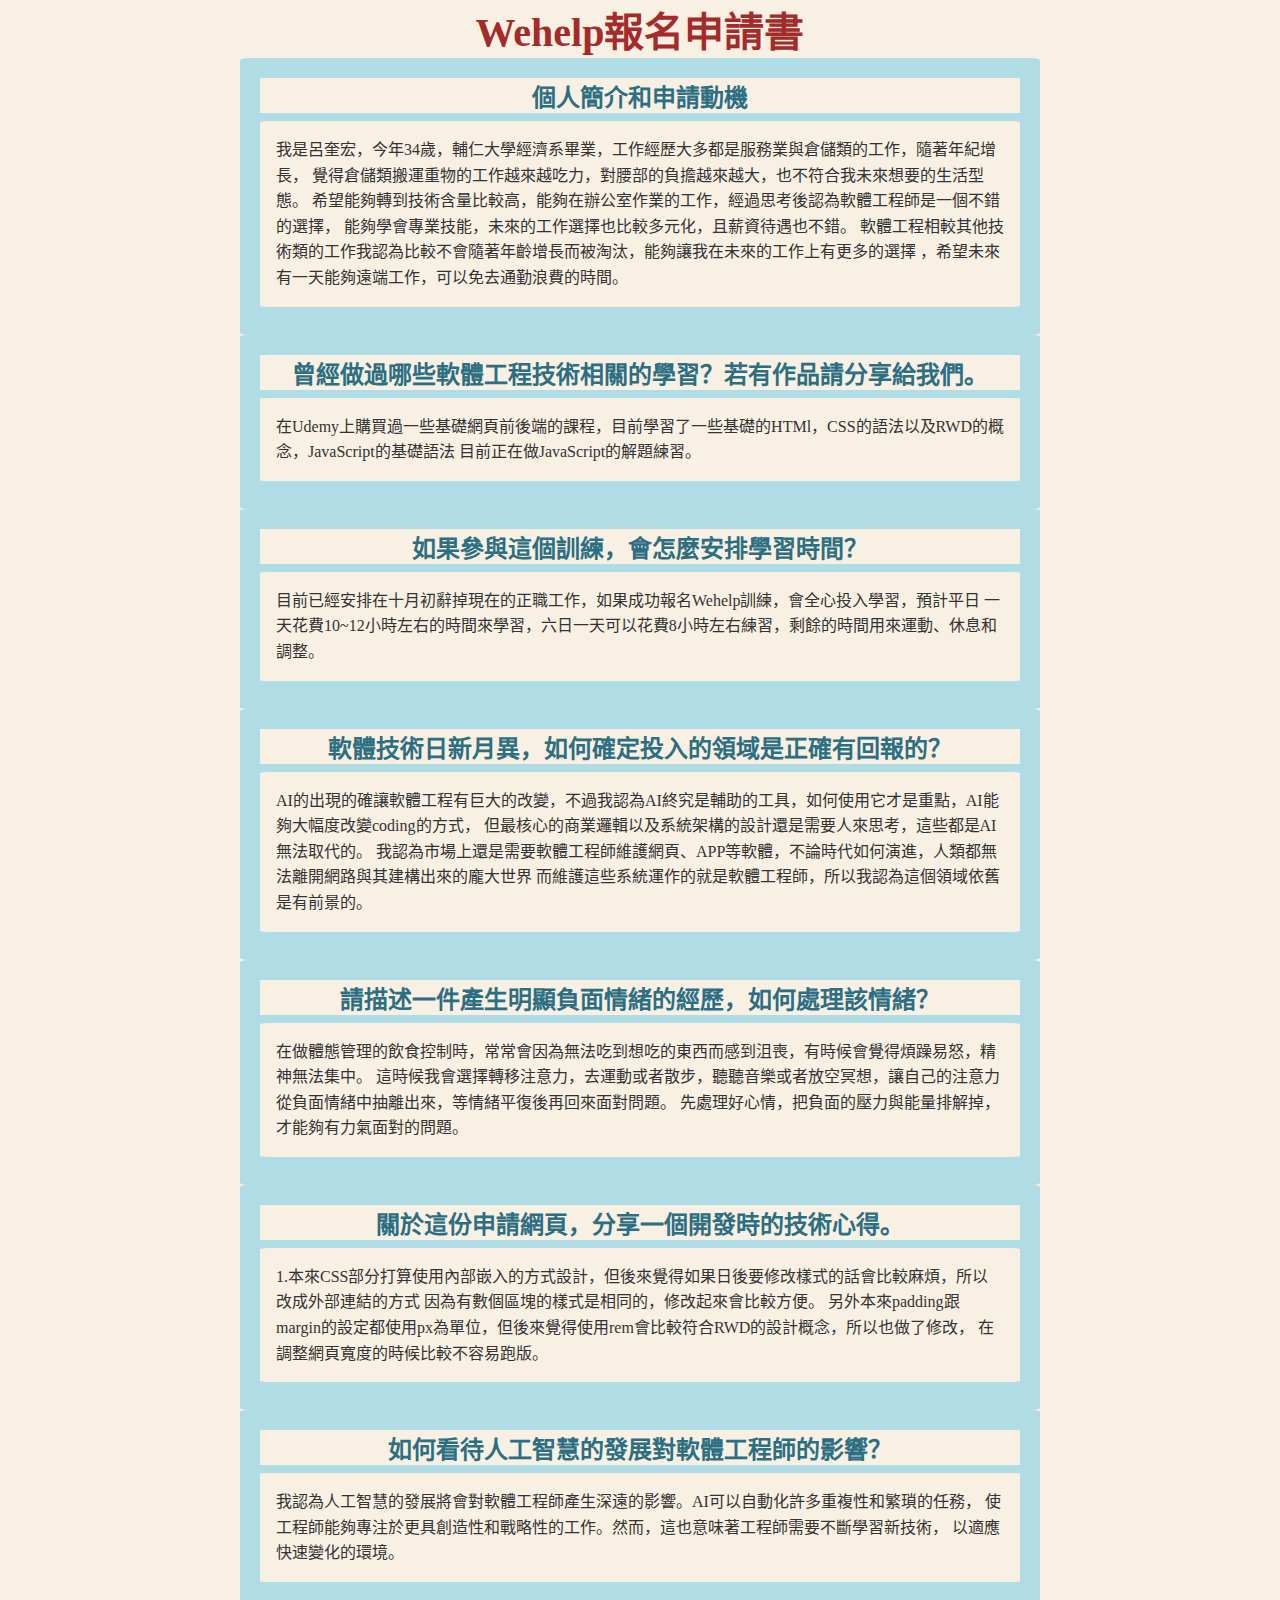
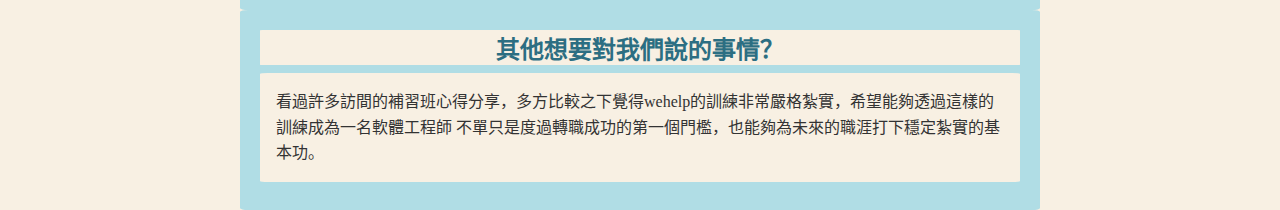
<file: index.html>
<!DOCTYPE html>
<html lang="zh-CN">
  <head>
    <meta charset="UTF-8" />
    <meta name="viewport" content="width=device-width, initial-scale=1.0" />
    <title>Wehelp 報名表</title>
    <link rel="stylesheet" href="styles.css" />
  </head>
  <body>
    <div>
      <h1 class="pageTitle">Wehelp報名申請書</h1>
    </div>
    <div>
      <div class="content">
        <h2 class="title">個人簡介和申請動機</h2>

        <p class="summary">
          我是呂奎宏，今年34歲，輔仁大學經濟系畢業，工作經歷大多都是服務業與倉儲類的工作，隨著年紀增長，
          覺得倉儲類搬運重物的工作越來越吃力，對腰部的負擔越來越大，也不符合我未來想要的生活型態。
          希望能夠轉到技術含量比較高，能夠在辦公室作業的工作，經過思考後認為軟體工程師是一個不錯的選擇，
          能夠學會專業技能，未來的工作選擇也比較多元化，且薪資待遇也不錯。
          軟體工程相較其他技術類的工作我認為比較不會隨著年齡增長而被淘汰，能夠讓我在未來的工作上有更多的選擇
          ，希望未來有一天能夠遠端工作，可以免去通勤浪費的時間。
        </p>
      </div>

      <div class="content">
        <h2 class="title">
          曾經做過哪些軟體工程技術相關的學習？若有作品請分享給我們。
        </h2>

        <p class="summary">
          在Udemy上購買過一些基礎網頁前後端的課程，目前學習了一些基礎的HTMl，CSS的語法以及RWD的概念，JavaScript的基礎語法
          目前正在做JavaScript的解題練習。
        </p>
      </div>

      <div class="content">
        <h2 class="title">如果參與這個訓練，會怎麼安排學習時間？</h2>

        <p class="summary">
          目前已經安排在十月初辭掉現在的正職工作，如果成功報名Wehelp訓練，會全心投入學習，預計平日
          一天花費10~12小時左右的時間來學習，六日一天可以花費8小時左右練習，剩餘的時間用來運動、休息和調整。
        </p>
      </div>
      <div class="content">
        <h2 class="title">
          軟體技術日新月異，如何確定投入的領域是正確有回報的？
        </h2>

        <p class="summary">
          AI的出現的確讓軟體工程有巨大的改變，不過我認為AI終究是輔助的工具，如何使用它才是重點，AI能夠大幅度改變coding的方式，
          但最核心的商業邏輯以及系統架構的設計還是需要人來思考，這些都是AI無法取代的。
          我認為市場上還是需要軟體工程師維護網頁、APP等軟體，不論時代如何演進，人類都無法離開網路與其建構出來的龐大世界
          而維護這些系統運作的就是軟體工程師，所以我認為這個領域依舊是有前景的。
        </p>
      </div>

      <div class="content">
        <h2 class="title">
          請描述一件產生明顯負面情緒的經歷，如何處理該情緒？
        </h2>

        <p class="summary">
          在做體態管理的飲食控制時，常常會因為無法吃到想吃的東西而感到沮喪，有時候會覺得煩躁易怒，精神無法集中。
          這時候我會選擇轉移注意力，去運動或者散步，聽聽音樂或者放空冥想，讓自己的注意力從負面情緒中抽離出來，等情緒平復後再回來面對問題。
          先處理好心情，把負面的壓力與能量排解掉，才能夠有力氣面對的問題。
        </p>
      </div>
      <div class="content">
        <h2 class="title">關於這份申請網頁，分享一個開發時的技術心得。</h2>

        <p class="summary">
          1.本來CSS部分打算使用內部嵌入的方式設計，但後來覺得如果日後要修改樣式的話會比較麻煩，所以改成外部連結的方式
          因為有數個區塊的樣式是相同的，修改起來會比較方便。
          另外本來padding跟margin的設定都使用px為單位，但後來覺得使用rem會比較符合RWD的設計概念，所以也做了修改，
          在調整網頁寬度的時候比較不容易跑版。
        </p>
      </div>

      <div class="content">
        <h2 class="title">如何看待人工智慧的發展對軟體工程師的影響？</h2>

        <p class="summary">
          我認為人工智慧的發展將會對軟體工程師產生深遠的影響。AI可以自動化許多重複性和繁瑣的任務，
          使工程師能夠專注於更具創造性和戰略性的工作。然而，這也意味著工程師需要不斷學習新技術，
          以適應快速變化的環境。
        </p>
      </div>
    </div>

    <div class="content">
      <h2 class="title">其他想要對我們說的事情？</h2>

      <p class="summary">
        看過許多訪間的補習班心得分享，多方比較之下覺得wehelp的訓練非常嚴格紮實，希望能夠透過這樣的訓練成為一名軟體工程師
        不單只是度過轉職成功的第一個門檻，也能夠為未來的職涯打下穩定紮實的基本功。
      </p>
    </div>
  </body>
</html>
</file>
<file: styles.css>
* {
  background-color: #f8f0e3;
  margin: 0;
  padding: 0;
  box-sizing: border-box;
}

.pageTitle {
  color: brown;
  text-align: center;
  font-size: 40px;
}

.title {
  color: #2c6e82;
  text-align: center;
  font-size: 1.5rem;
  border-radius: 1%;
}

.content {
  padding: 20px;
  max-width: 800px;
  margin: auto;
  background-color: #b0dde5;
  border-radius: 1%;
}

.summary {
  font-size: 1rem;
  line-height: 1.6;
  color: #333;

  padding: 1rem;
  margin: 0.5rem 0 0.5rem 0;
  border-radius: 1%;

  /* margin-bottom: 20px 20px 20px 40px; */
}
</file>
